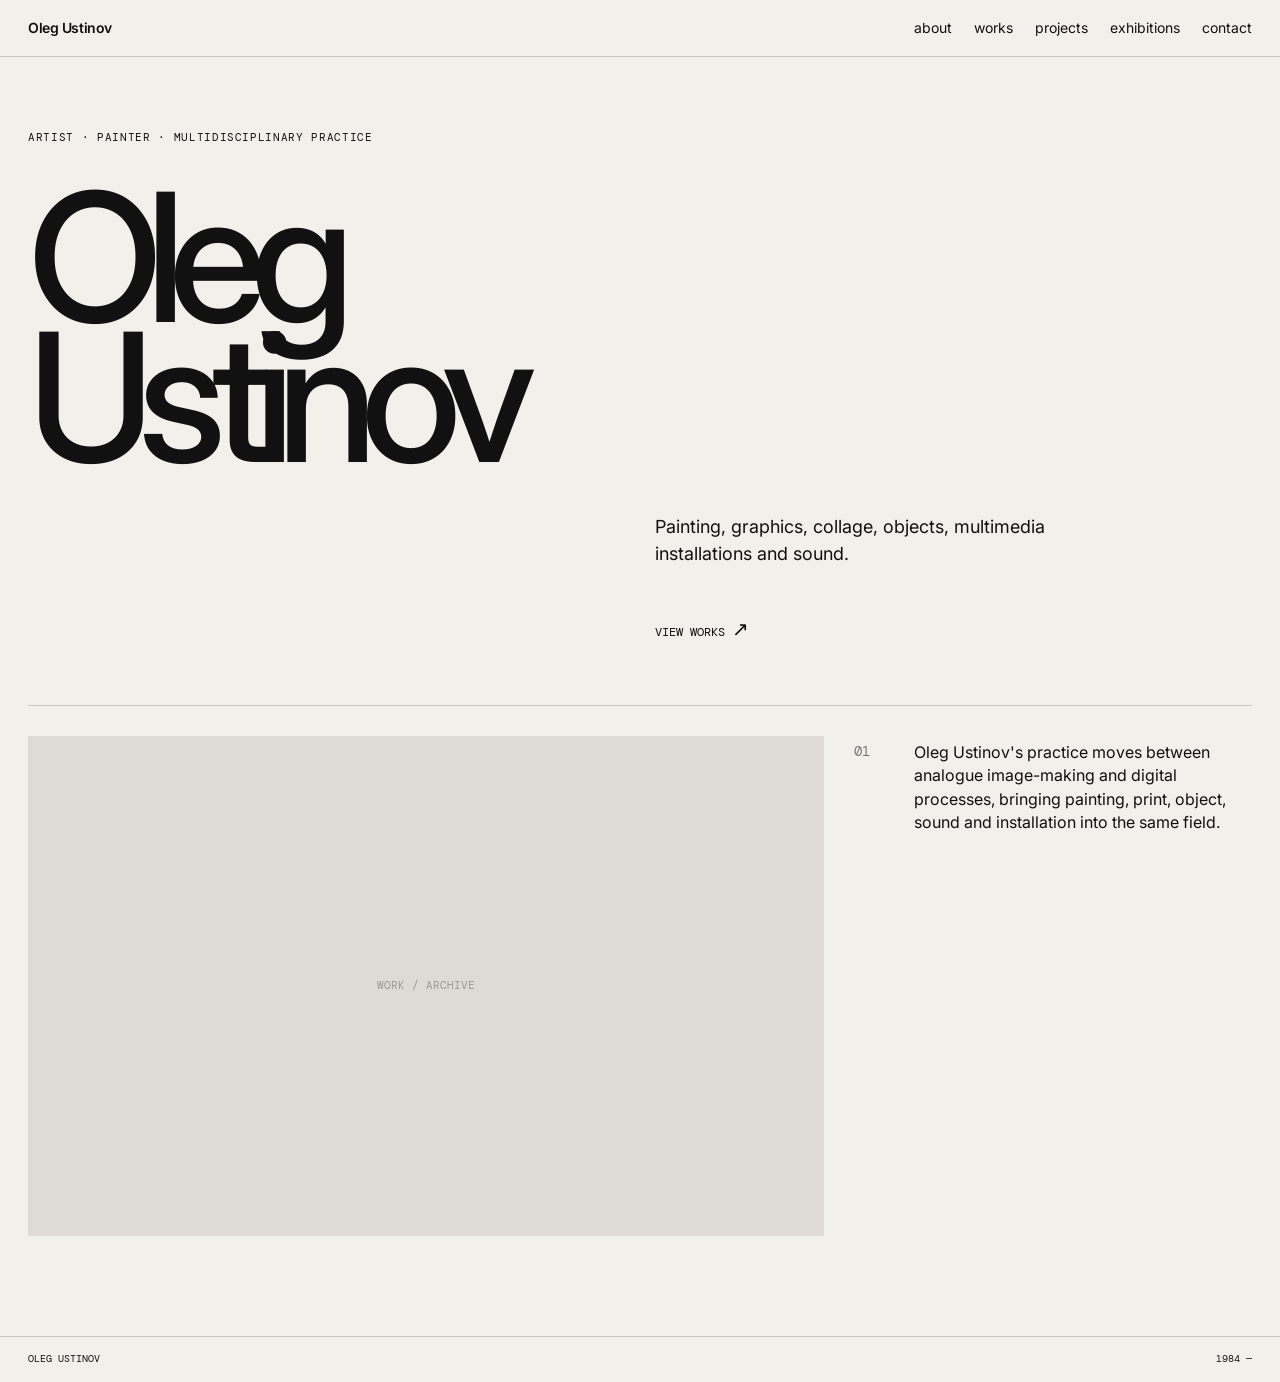
<file: index.html>
<!DOCTYPE html>
<html lang="en"><head><meta charset="UTF-8"><meta name="viewport" content="width=device-width, initial-scale=1.0"><meta name="description" content="Oleg Ustinov — artist working across painting, graphics, collage, objects, multimedia installation and sound."><title>Oleg Ustinov — Artist</title><link rel="stylesheet" href="style.css"></head>
<body><header class="site-header"><a class="logo" href="index.html">Oleg Ustinov</a><nav><a href="about.html">about</a><a href="works.html">works</a><a href="projects.html">projects</a><a href="exhibitions.html">exhibitions</a><a href="contacts.html">contact</a></nav></header>
<main class="home"><section class="hero"><p class="eyebrow">artist · painter · multidisciplinary practice</p><h1>Oleg<br>Ustinov</h1><p class="hero-note">Painting, graphics, collage, objects, multimedia installations and sound.</p><a class="arrow-link" href="works.html">view works <span>↗</span></a></section><section class="home-grid"><div class="placeholder large">WORK / ARCHIVE</div><div class="intro-block"><span>01</span><p>Oleg Ustinov's practice moves between analogue image-making and digital processes, bringing painting, print, object, sound and installation into the same field.</p></div></section></main><footer><span>OLEG USTINOV</span><span>1984 —</span></footer></body></html>
</file>
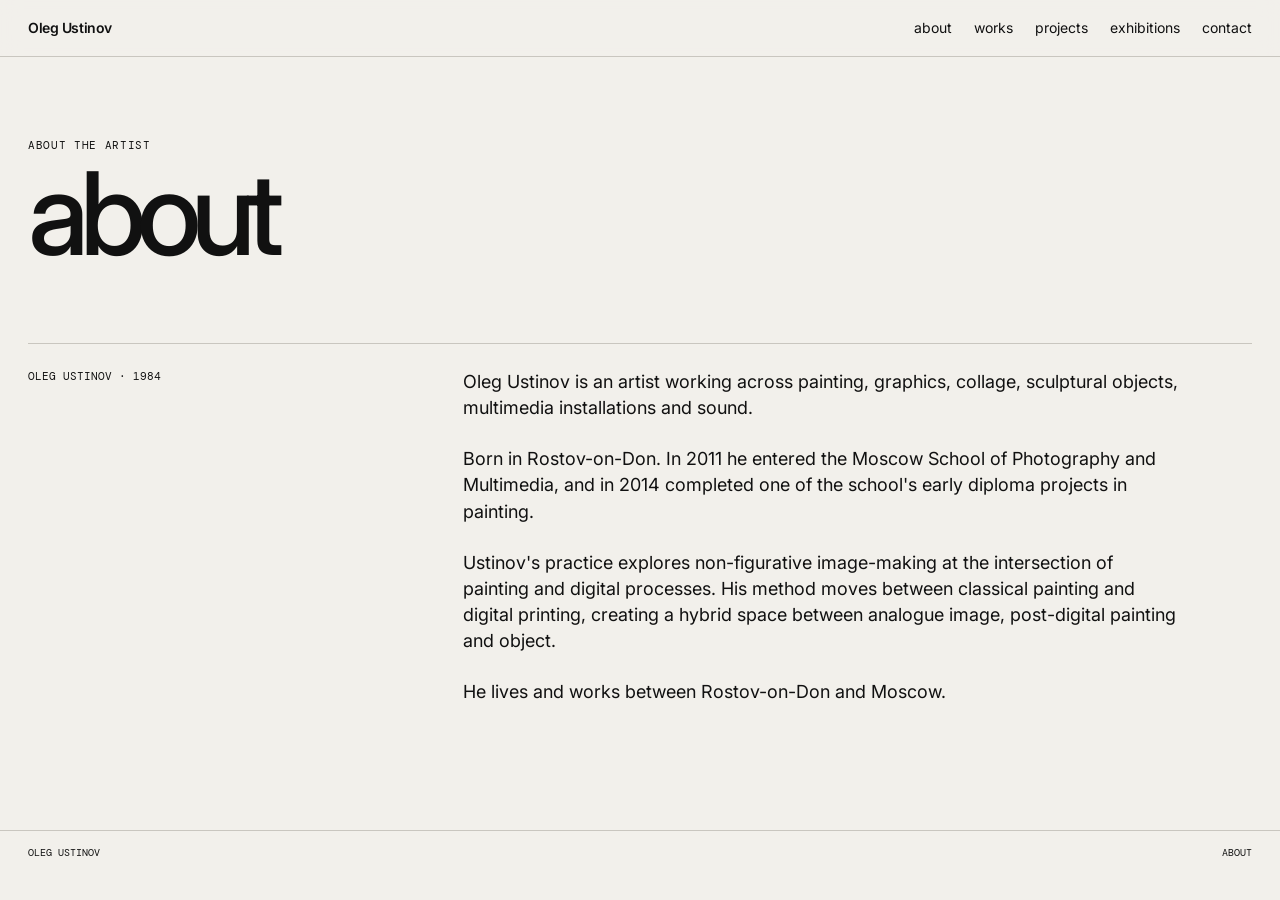
<file: about.html>
<!DOCTYPE html><html lang="en"><head><meta charset="UTF-8"><meta name="viewport" content="width=device-width,initial-scale=1.0"><title>About — Oleg Ustinov</title><link rel="stylesheet" href="style.css"></head><body><header class="site-header"><a class="logo" href="index.html">Oleg Ustinov</a><nav><a href="about.html">about</a><a href="works.html">works</a><a href="projects.html">projects</a><a href="exhibitions.html">exhibitions</a><a href="contacts.html">contact</a></nav></header><main class="page"><p class="eyebrow">about the artist</p><h1 class="page-title">about</h1><div class="text-grid"><div class="label">Oleg Ustinov · 1984</div><div><p>Oleg Ustinov is an artist working across painting, graphics, collage, sculptural objects, multimedia installations and sound.</p><p>Born in Rostov-on-Don. In 2011 he entered the Moscow School of Photography and Multimedia, and in 2014 completed one of the school's early diploma projects in painting.</p><p>Ustinov's practice explores non-figurative image-making at the intersection of painting and digital processes. His method moves between classical painting and digital printing, creating a hybrid space between analogue image, post-digital painting and object.</p><p>He lives and works between Rostov-on-Don and Moscow.</p></div></div></main><footer><span>OLEG USTINOV</span><span>ABOUT</span></footer></body></html>
</file>
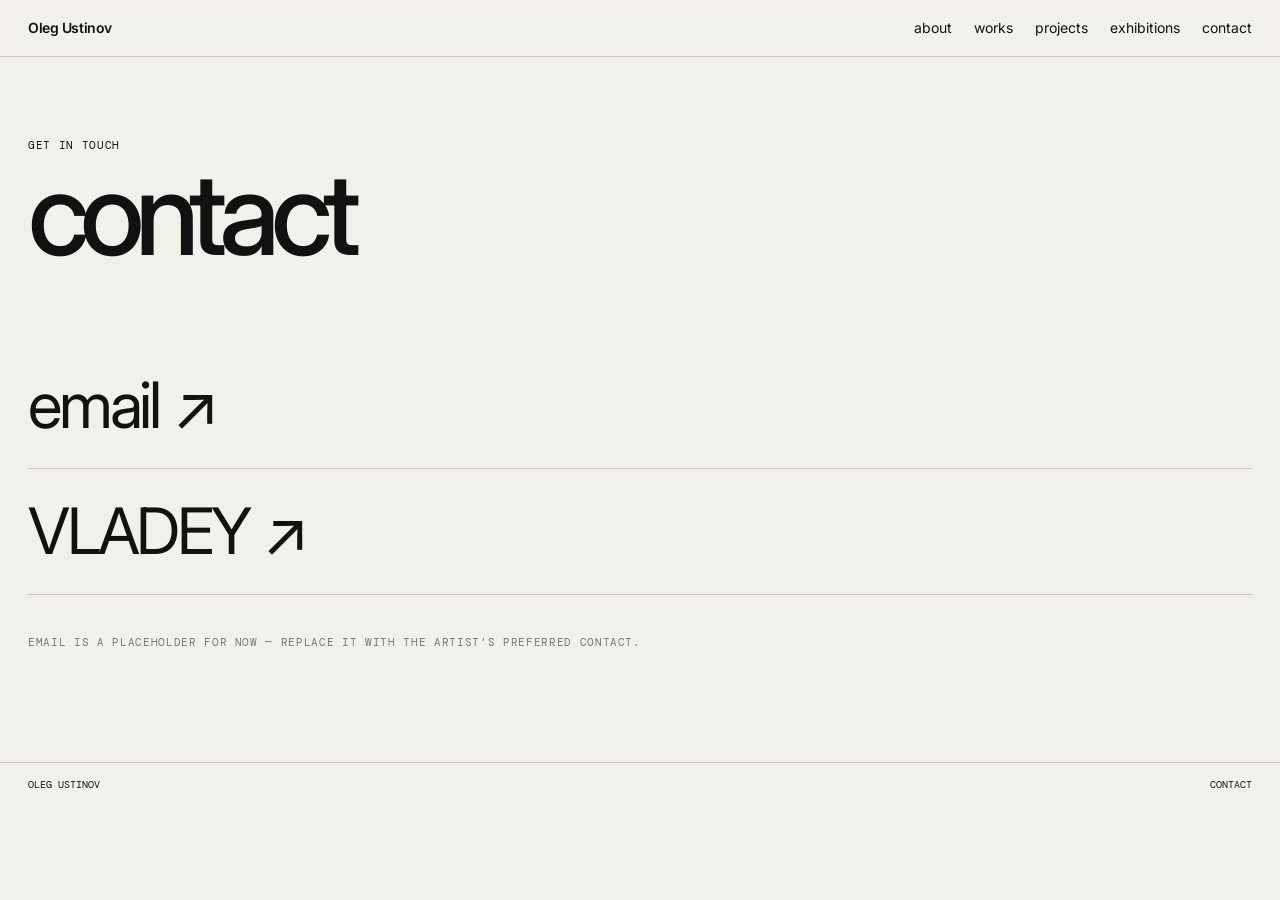
<file: contacts.html>
<!DOCTYPE html><html lang="en"><head><meta charset="UTF-8"><meta name="viewport" content="width=device-width,initial-scale=1.0"><title>Contact — Oleg Ustinov</title><link rel="stylesheet" href="style.css"></head><body><header class="site-header"><a class="logo" href="index.html">Oleg Ustinov</a><nav><a href="about.html">about</a><a href="works.html">works</a><a href="projects.html">projects</a><a href="exhibitions.html">exhibitions</a><a href="contacts.html">contact</a></nav></header><main class="page"><p class="eyebrow">get in touch</p><h1 class="page-title">contact</h1><div class="contact-list"><a href="mailto:CONTACT@EXAMPLE.COM">email ↗</a><a href="https://vladey.net/ru/artist/oleg-ustinov" target="_blank" rel="noopener">VLADEY ↗</a></div><p class="mono" style="margin-top:40px;color:#777">Email is a placeholder for now — replace it with the artist's preferred contact.</p></main><footer><span>OLEG USTINOV</span><span>CONTACT</span></footer></body></html>
</file>
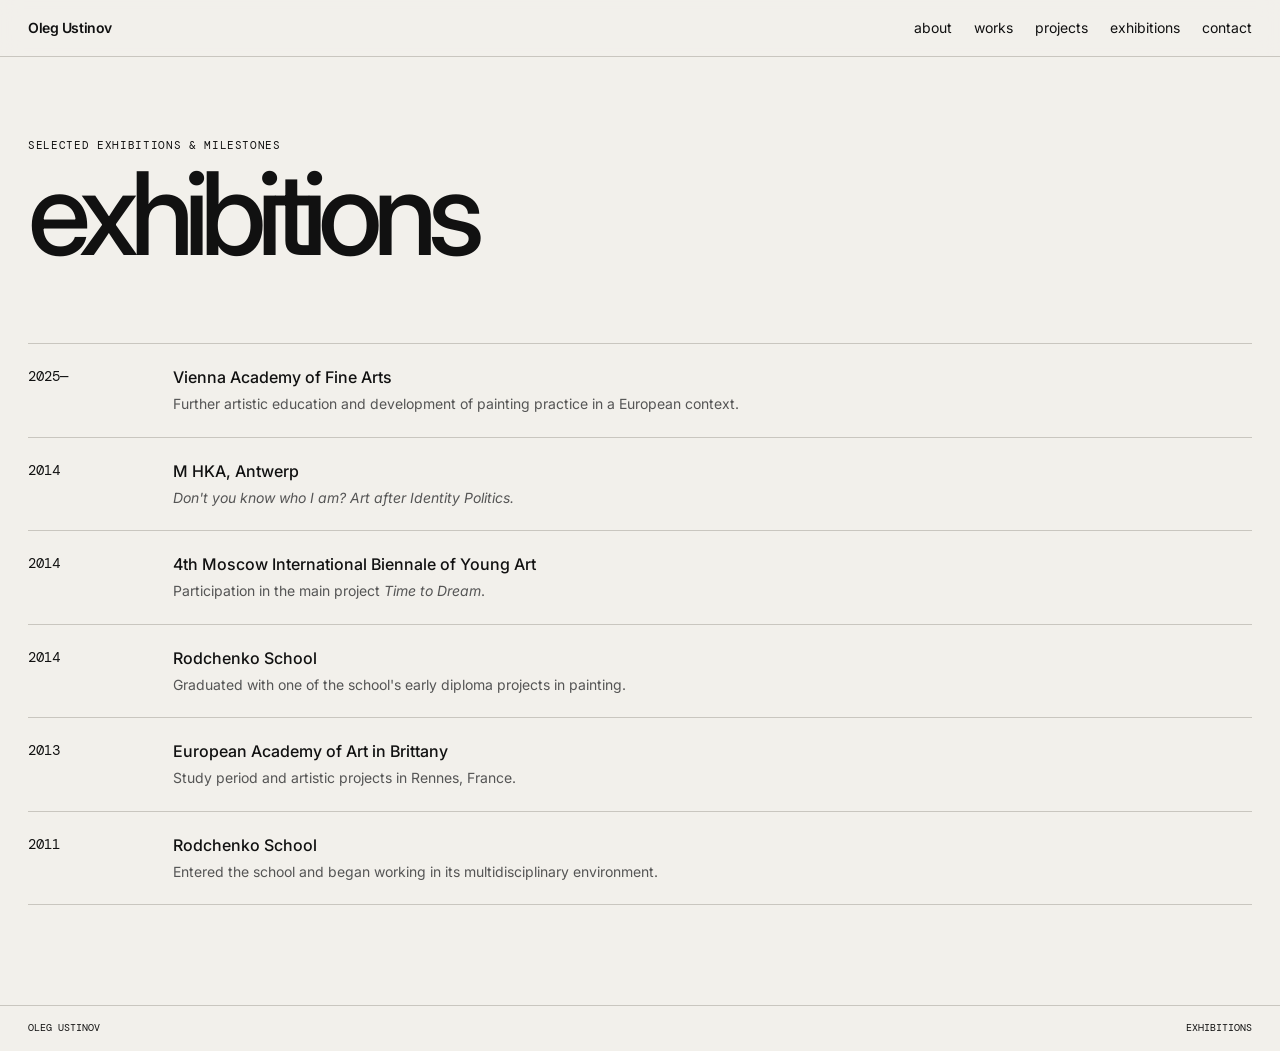
<file: exhibitions.html>
<!DOCTYPE html><html lang="en"><head><meta charset="UTF-8"><meta name="viewport" content="width=device-width,initial-scale=1.0"><title>Exhibitions & Milestones — Oleg Ustinov</title><link rel="stylesheet" href="style.css"></head><body><header class="site-header"><a class="logo" href="index.html">Oleg Ustinov</a><nav><a href="about.html">about</a><a href="works.html">works</a><a href="projects.html">projects</a><a href="exhibitions.html">exhibitions</a><a href="contacts.html">contact</a></nav></header><main class="page"><p class="eyebrow">selected exhibitions & milestones</p><h1 class="page-title">exhibitions</h1><div class="timeline"><div class="timeline-item"><div class="year">2025—</div><div><h3>Vienna Academy of Fine Arts</h3><p>Further artistic education and development of painting practice in a European context.</p></div></div><div class="timeline-item"><div class="year">2014</div><div><h3>M HKA, Antwerp</h3><p><em>Don't you know who I am? Art after Identity Politics.</em></p></div></div><div class="timeline-item"><div class="year">2014</div><div><h3>4th Moscow International Biennale of Young Art</h3><p>Participation in the main project <em>Time to Dream</em>.</p></div></div><div class="timeline-item"><div class="year">2014</div><div><h3>Rodchenko School</h3><p>Graduated with one of the school's early diploma projects in painting.</p></div></div><div class="timeline-item"><div class="year">2013</div><div><h3>European Academy of Art in Brittany</h3><p>Study period and artistic projects in Rennes, France.</p></div></div><div class="timeline-item"><div class="year">2011</div><div><h3>Rodchenko School</h3><p>Entered the school and began working in its multidisciplinary environment.</p></div></div></div></main><footer><span>OLEG USTINOV</span><span>EXHIBITIONS</span></footer></body></html>
</file>
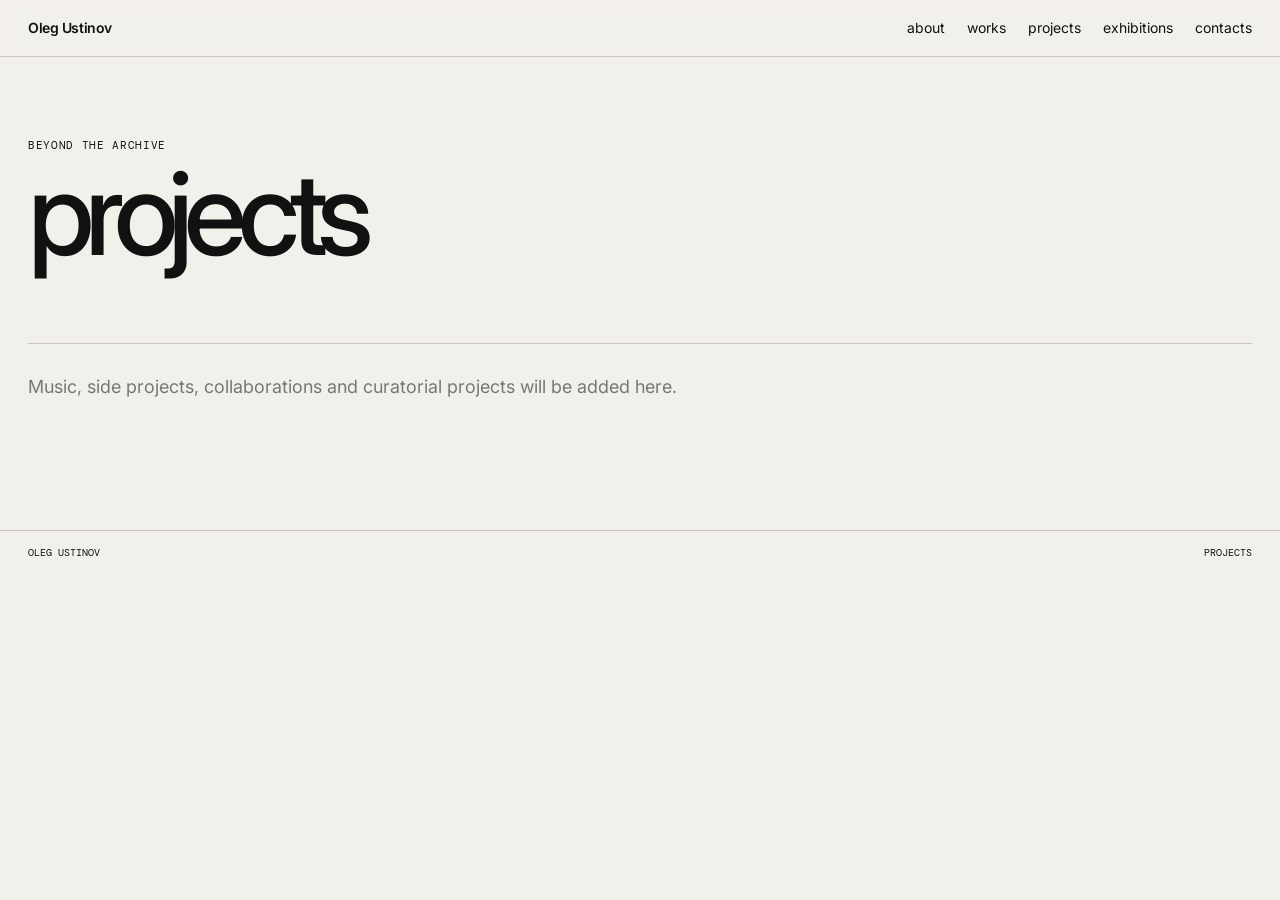
<file: projects.html>
<!DOCTYPE html><html lang="ru"><head><meta charset="UTF-8"><meta name="viewport" content="width=device-width,initial-scale=1.0"><title>Projects — Oleg Ustinov</title><link rel="stylesheet" href="style.css"></head><body><header class="site-header"><a class="logo" href="index.html">Oleg Ustinov</a><nav><a href="about.html">about</a><a href="works.html">works</a><a href="projects.html">projects</a><a href="exhibitions.html">exhibitions</a><a href="contacts.html">contacts</a></nav></header><main class="page"><p class="eyebrow">beyond the archive</p><h1 class="page-title">projects</h1><div class="projects-empty">Music, side projects, collaborations and curatorial projects will be added here.</div></main><footer><span>OLEG USTINOV</span><span>PROJECTS</span></footer></body></html>
</file>
<file: style.css>
@import url('https://fonts.googleapis.com/css2?family=DM+Mono:wght@300;400&family=Inter:wght@400;500;600&display=swap');
:root{--bg:#f2f0eb;--ink:#111;--muted:#777;--line:#c9c6bf}*{box-sizing:border-box}html{scroll-behavior:smooth}body{margin:0;background:var(--bg);color:var(--ink);font-family:Inter,Arial,sans-serif;font-size:14px;line-height:1.45}.site-header{position:sticky;top:0;z-index:10;display:flex;justify-content:space-between;align-items:center;padding:18px 28px;border-bottom:1px solid var(--line);background:rgba(242,240,235,.94);backdrop-filter:blur(10px)}.logo{font-weight:600;text-decoration:none;color:inherit;letter-spacing:-.03em}.site-header nav{display:flex;gap:22px}.site-header nav a,.arrow-link,a{color:inherit;text-decoration:none}.site-header nav a:hover,.tag:hover,.sort-btn:hover{opacity:.5}.home,.page{max-width:1440px;margin:auto;padding:0 28px}.hero{min-height:72vh;display:grid;align-content:center;grid-template-columns:1fr 1fr;gap:30px}.eyebrow,.mono,.meta,.tag,.sort-btn{font-family:'DM Mono',monospace;font-size:11px;text-transform:uppercase;letter-spacing:.06em}.hero h1{grid-column:1/-1;font-size:clamp(72px,14vw,210px);line-height:.78;letter-spacing:-.09em;font-weight:500;margin:0}.hero-note{max-width:400px;grid-column:2;font-size:18px}.arrow-link{grid-column:2;font-family:'DM Mono',monospace;font-size:12px;text-transform:uppercase}.arrow-link span{font-size:20px}.home-grid{border-top:1px solid var(--line);display:grid;grid-template-columns:2fr 1fr;gap:30px;padding:30px 0 100px}.placeholder{background:#dedbd4;min-height:500px;display:flex;align-items:center;justify-content:center;color:#999;font-family:'DM Mono',monospace;font-size:11px}.intro-block{padding-top:5px;display:grid;grid-template-columns:40px 1fr;gap:20px}.intro-block span{font-family:'DM Mono',monospace;color:var(--muted)}.intro-block p{margin:0;max-width:380px;font-size:16px}.page{padding-top:70px;padding-bottom:100px}.page-title{font-size:clamp(50px,9vw,120px);font-weight:500;letter-spacing:-.08em;line-height:.85;margin:0 0 80px}.text-grid{display:grid;grid-template-columns:1fr 2fr;gap:40px;border-top:1px solid var(--line);padding-top:25px}.text-grid .label{font-family:'DM Mono',monospace;font-size:11px;text-transform:uppercase}.text-grid p{font-size:18px;max-width:720px;margin:0 0 25px}.work-toolbar{display:flex;justify-content:space-between;align-items:flex-start;border-top:1px solid var(--line);border-bottom:1px solid var(--line);padding:15px 0;margin-bottom:30px;gap:20px}.filters{display:flex;flex-wrap:wrap;gap:8px}.tag,.sort-btn{border:0;background:none;padding:5px 0;margin-right:12px;cursor:pointer;color:inherit}.tag.active,.sort-btn.active{text-decoration:underline;text-underline-offset:4px}.sorts{display:flex;gap:18px;white-space:nowrap}.works-grid{display:grid;grid-template-columns:repeat(3,1fr);gap:45px 18px}.work-card{min-width:0;cursor:default}.work-card.has-image{cursor:zoom-in}.work-image{width:100%;aspect-ratio:1/1;background:#dedbd4;display:flex;align-items:center;justify-content:center;color:#999;font-family:'DM Mono',monospace;font-size:10px;overflow:hidden}.work-image img{width:100%;height:100%;object-fit:cover;display:block;transition:transform .5s}.work-card:hover .work-image img{transform:scale(1.025)}.work-info{padding-top:12px}.work-title{font-size:15px;margin-bottom:6px}.work-meta{display:flex;justify-content:space-between;gap:15px;color:var(--muted);font-family:'DM Mono',monospace;font-size:10px}.work-tags{display:flex;flex-wrap:wrap;gap:5px;margin-top:10px}.work-tags .tag{font-size:9px;margin:0;color:var(--muted)}.timeline{border-top:1px solid var(--line)}.timeline-item{display:grid;grid-template-columns:110px 1fr;gap:35px;padding:22px 0;border-bottom:1px solid var(--line)}.timeline-item .year{font-family:'DM Mono',monospace}.timeline-item h3{font-size:16px;font-weight:500;margin:0 0 5px}.timeline-item p{margin:0;color:#555;max-width:720px}.contact-list{font-size:clamp(30px,5vw,72px);letter-spacing:-.05em}.contact-list a{display:block;border-bottom:1px solid var(--line);padding:16px 0}.projects-empty{border-top:1px solid var(--line);padding:30px 0;font-size:18px;color:var(--muted)}.lightbox{position:fixed;inset:0;z-index:100;background:rgba(17,17,17,.96);display:none;align-items:center;justify-content:center;padding:50px}.lightbox.open{display:flex}.lightbox img{max-width:92vw;max-height:88vh;object-fit:contain}.lightbox-close{position:absolute;top:16px;right:24px;border:0;background:none;color:#fff;font-size:42px;font-weight:200;cursor:pointer}.lightbox #lightbox-caption{position:absolute;left:24px;bottom:18px;color:#fff;font:11px 'DM Mono',monospace;text-transform:uppercase;letter-spacing:.05em}.lightbox[aria-hidden="true"]{pointer-events:none}footer{display:flex;justify-content:space-between;border-top:1px solid var(--line);padding:15px 28px;font-family:'DM Mono',monospace;font-size:10px}@media(max-width:800px){.site-header{align-items:flex-start}.site-header nav{gap:9px;flex-wrap:wrap;justify-content:flex-end}.hero{min-height:65vh;display:block;padding-top:100px}.hero h1{margin:35px 0}.hero-note{font-size:16px;margin-bottom:25px}.home-grid,.text-grid{grid-template-columns:1fr}.placeholder{min-height:350px}.work-toolbar{display:block}.sorts{margin-top:15px}.works-grid{grid-template-columns:repeat(2,1fr);gap:30px 10px}.page{padding-top:50px}.page-title{margin-bottom:50px}.timeline-item{grid-template-columns:75px 1fr;gap:15px}.lightbox{padding:25px}.lightbox img{max-width:96vw;max-height:80vh}.lightbox #lightbox-caption{left:15px;bottom:12px;max-width:80vw}}@media(max-width:480px){.site-header{padding:15px}.site-header nav{font-size:11px}.home,.page{padding-left:15px;padding-right:15px}.works-grid{grid-template-columns:1fr}.hero h1{font-size:22vw}footer{padding:15px}.lightbox-close{right:12px;top:8px}}
</file>
